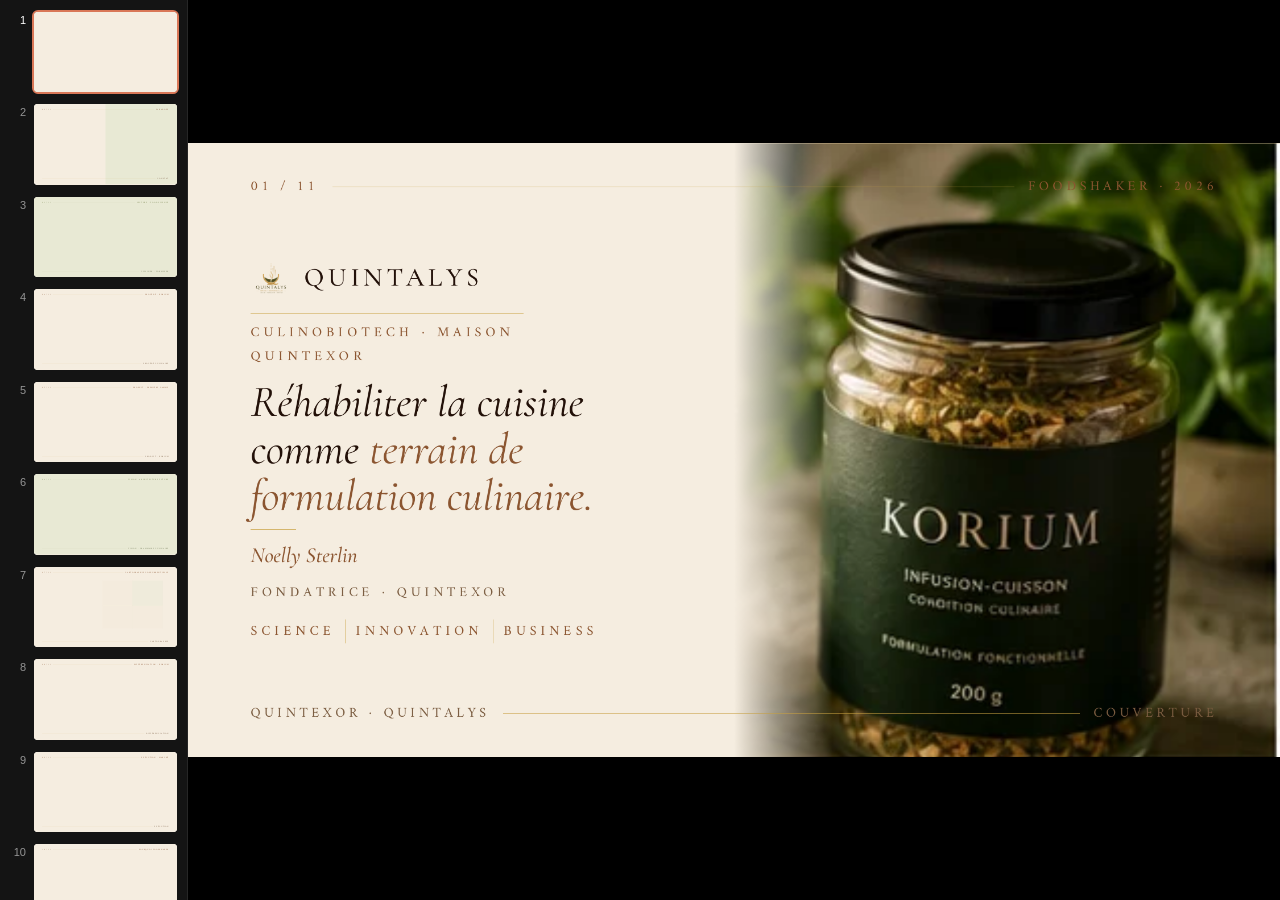
<file: index.html>
<!DOCTYPE html>
<html lang="fr">
<head>
<meta charset="utf-8" />
<meta name="viewport" content="width=device-width, initial-scale=1" />
<title>QUINTALYS · Foodshaker — Présentation v2</title>

<link rel="stylesheet" href="deck-styles-v2.css" />

<style>
  body { margin: 0; background: var(--ivory); }
</style>

<script type="application/json" id="speaker-notes">
[
  "Bonjour. Je suis Noelly Sterlin, fondatrice de QUINTEXOR et porteuse de la marque QUINTALYS. Mon parcours est à l'interface entre les sciences du vivant et le management de l'innovation. Je suis diplômée en biologie moléculaire et cellulaire, avec une spécialisation en biologie cutanée, et j'ai progressivement orienté cette expertise vers les questions de nutrition, de formulation, et de développement de projets innovants. Aujourd'hui, je développe QUINTEXOR comme une approche de formulation culinaire fonctionnelle. QUINTALYS en constitue la première traduction alimentaire grand public, et à travers une première gamme appelée KORIUM, le projet explore une idée simple : comment réintégrer une logique fonctionnelle directement dans le repas — non pas sous forme de supplémentation, mais à travers des condiments pensés pour la cuisson et les usages réels de cuisine.",
  "Depuis plusieurs années, on observe un intérêt croissant pour les approches nutritionnelles dites fonctionnelles. Cette recherche s'est notamment traduite par une forte progression des compléments alimentaires. Pourtant, cette dynamique révèle un paradoxe. La fonctionnalité s'est déplacée hors du repas, dans une routine parallèle de gélules et de poudres. En parallèle, la diversité alimentaire reste difficile à traduire dans la cuisine du quotidien. Le problème n'est pas seulement nutritionnel. Il est aussi culinaire.",
  "La valeur d'un repas ne dépend pas uniquement des ingrédients qu'il contient. Dès que nous cuisinons, plusieurs paramètres entrent en jeu : la chaleur, l'eau, les associations, et la matrice de l'aliment. La littérature en food science montre que ces paramètres influencent la stabilité, la diffusion et la perception des composés. Cuisiner devient un espace de formulation culinaire.",
  "Cette lecture trouve une traduction concrète avec KORIUM. Plutôt qu'ajouter un condiment après préparation, KORIUM accompagne certaines cuissons — notamment par absorption. La formulation est intégrée dans l'eau de cuisson, qui devient un milieu de diffusion. Dans des contextes comme le riz, les céréales, ou les légumineuses préparées sans égouttage, le condiment ne reste plus en surface : il accompagne l'imprégnation aromatique et la cohérence sensorielle du plat.",
  "KORIUM est la première gamme développée sous QUINTALYS. Un pot de 200g commercialisé autour de 24,90€ TTC, soit douze à seize préparations — environ 1,50 à 2€ par plat. Cible : profils actifs, flexitariens, food-curieux, recherchant simplicité et facilité d'usage.",
  "KORIUM n'est qu'une première porte. La vision de QUINTALYS est de construire une grammaire culinaire complète : chaque gamme répond à un geste de transformation. KORIUM pour l'infusion-cuisson, SOLVAE pour la cuisson liquide, VELIOR pour la diffusion sèche, AURIAE pour les sauces, NERUM pour la fermentation. Foodshaker, puis le lancement D2C, puis la structuration en SASU avec i-Lab, et à terme une enseigne propre.",
  "Pour comprendre l'environnement concurrentiel de KORIUM, deux axes : le moment d'ajout (post-préparation → cuisson intégrée) et la posture (agrémentation simple → formulation contextualisée). Le territoire est fragmenté. Personne n'occupe aujourd'hui le quadrant haut-droit — cuisson intégrée et formulation culinaire contextualisée.",
  "Trois briques différencient KORIUM : la cuisson intégrée comme moment d'action ; une lecture matrice et procédé qui dépasse la simple liste d'ingrédients ; et une pédagogie scientifique exprimée sans allégation santé.",
  "Au-delà du produit, KORIUM s'inscrit à l'intersection de deux dynamiques installées : l'alimentation fonctionnelle en croissance, et les condiments ancrés dans le quotidien. L'objectif n'est pas d'ajouter une routine, mais de rendre plus simple un geste qui existe déjà : cuisiner.",
  "Aujourd'hui, la logique scientifique et stratégique est structurée. Trois chantiers prioritaires pour Foodshaker : formulation, food business, structuration. Moins un point de départ qu'un accélérateur.",
  "Avec QUINTALYS et KORIUM, l'ambition n'est pas de médicaliser l'assiette. C'est de réhabiliter la cuisine comme un espace pensé autour des interactions culinaires du repas — un geste simple, documenté, et intégré au quotidien. Merci."
]
</script>
</head>

<body>

<template id="__bundler_thumbnail" data-bg-color="#F5EDE0">
  <svg viewBox="0 0 200 200" xmlns="http://www.w3.org/2000/svg">
    <!-- ascending dot plume -->
    <g fill="#C8A040">
      <circle cx="100" cy="60" r="2.6"/>
      <circle cx="100" cy="70" r="2.4"/>
      <circle cx="100" cy="80" r="2.2"/>
      <circle cx="100" cy="90" r="2"/>
    </g>
    <!-- flame strokes -->
    <g stroke="#C8A040" stroke-width="2" stroke-linecap="round" fill="none">
      <line x1="108" y1="78" x2="108" y2="108"/>
      <line x1="116" y1="86" x2="116" y2="108"/>
    </g>
    <!-- flame curl -->
    <path d="M100 96 C 95 104, 95 112, 100 118 C 105 112, 105 104, 100 96 Z" fill="#C8A040"/>
    <!-- bowl (olive leaves inside copper arc) -->
    <path d="M65 118 Q 100 158 135 118 Q 132 140 100 148 Q 68 140 65 118 Z" fill="#3C4820"/>
    <path d="M55 115 Q 100 168 145 115" fill="none" stroke="#C8A040" stroke-width="3.5" stroke-linecap="round"/>
    <!-- foot -->
    <line x1="92" y1="160" x2="108" y2="160" stroke="#C8A040" stroke-width="3" stroke-linecap="round"/>
  </svg>
</template>

<deck-stage width="1920" height="1080">

  <!-- ============================================================
       01 · COUVERTURE
       ============================================================ -->
  <section class="s1v2 theme-ivory" data-screen-label="slide-01" data-label="01 Couverture">

    <div class="hero">
      <image-slot id="cover-hero"
                  shape="rect" fit="cover"
                  placeholder="Photo hero — ingrédients secs, épices, ambiance culinaire chaleureuse"
                  class="reveal r-zoom slower drift"></image-slot>
    </div>

    <div class="chrome-top">
      <span class="num reveal r-fade d-1">01 / 11</span>
      <span class="filet reveal r-fade d-1"></span>
      <span class="brand reveal r-fade d-1">Foodshaker · 2026</span>
    </div>

    <div class="panel">
      <div class="top-lockup">
        <div class="mark-row reveal r-fade d-2">
          <div class="mark"></div>
          <div class="wordmark">QUINTALYS</div>
        </div>
        <div class="tag reveal r-fade d-3">Culinobiotech · Maison Quintexor</div>
      </div>

      <h1 class="baseline reveal d-4">
        Réhabiliter la cuisine<br>comme <em>terrain de formulation culinaire.</em>
      </h1>

      <div class="signature reveal d-6">
        <div class="sig-rule"></div>
        <div class="sig-name">Noelly Sterlin</div>
        <div class="sig-role">Fondatrice · Quintexor</div>
        <div class="triad">
          <span>Science</span>
          <span>Innovation</span>
          <span>Business</span>
        </div>
      </div>
    </div>

    <div class="chrome-bottom">
      <span class="reveal r-fade d-7">Quintexor · Quintalys</span>
      <span class="filet reveal r-fade d-7"></span>
      <span class="right reveal r-fade d-7">Couverture</span>
    </div>
  </section>


  <!-- ============================================================
       02 · PARADOXE — split ivoire / sauge
       ============================================================ -->
  <section class="s2v2 theme-ivory" data-screen-label="slide-02" data-label="02 Paradoxe">

    <div class="half l">
      <div class="photo reveal r-fade slow d-1">
        <image-slot id="paradox-left" fit="cover"
                    placeholder="Gélules, poudres, routine de supplémentation — ambiance routine"></image-slot>
      </div>
      <div class="tag reveal r-up d-2">Hors du repas</div>
      <p class="label reveal r-up d-3">Une routine parallèle.</p>
      <div class="micro reveal r-up d-4">Gélules · Poudres · Actifs isolés</div>
    </div>

    <div class="half r">
      <div class="photo reveal r-fade slow d-1">
        <image-slot id="paradox-right" fit="cover"
                    placeholder="Légumineuses, céréales, matrices végétales — ingrédients bruts"></image-slot>
      </div>
      <div class="tag reveal r-up d-2">Dans le repas</div>
      <p class="label reveal r-up d-3">Une diversité difficile à traduire.</p>
      <div class="micro reveal r-up d-4">Légumineuses · Céréales · Matrices végétales</div>
    </div>

    <div class="center-q build-hold" data-build-step="1">
      <div class="q-eye">Constat</div>
      <div class="q">Et si le problème n'était pas seulement <em>nutritionnel</em>,<br>mais aussi <em>culinaire</em> ?</div>
    </div>

    <div class="chrome-top">
      <span class="num">02 / 11</span>
      <span class="filet"></span>
      <span class="brand">Paradoxe</span>
    </div>
    <div class="chrome-bottom">
      <span class="filet"></span>
      <span class="right">Constat</span>
    </div>
  </section>


  <!-- ============================================================
       03 · CUISINE = FORMULATION — schéma culinaire (sauge)
       ============================================================ -->
  <section class="s3v2 theme-ingredient" data-screen-label="slide-03" data-label="03 Cuisine = formulation">

    <div class="chrome-top">
      <span class="num">03 / 11</span>
      <span class="filet"></span>
      <span class="brand">Lecture · Food science</span>
    </div>

    <div class="body-wrap">
      <div class="left">
        <p class="eyebrow reveal r-fade d-1">Mécanisme</p>
        <h2 class="title reveal d-2">La cuisson<br>n'est <em>pas neutre.</em></h2>
        <p class="lede reveal d-3">
          Eau, chaleur, ingrédients, matrice : ces quatre paramètres se croisent à chaque préparation. Leur combinaison conditionne la <b>diffusion</b>, l'<b>imprégnation</b> et la <b>rétention</b> des composés présents dans l'aliment.
        </p>
        <p class="lede reveal d-4" style="font-style: italic; font-size: calc(22px * var(--base-scale)); border-top: 1px solid var(--gold); padding-top: 18px; max-width: 460px;">
          Cuisiner, ce n'est pas seulement assembler. C'est aussi formuler.
        </p>
      </div>

      <div class="schema reveal r-zin slow d-3">
        <svg viewBox="0 0 900 760" preserveAspectRatio="xMidYMid meet">
          <!-- rings centered at 450,380 -->
          <circle class="ring" cx="450" cy="380" r="270"/>
          <circle class="ring dotted" cx="450" cy="380" r="190"/>

          <!-- central matrice -->
          <circle class="center-circle" cx="450" cy="380" r="120"/>
          <text class="center-sub" x="450" y="352">Matrice</text>
          <text class="center-name" x="450" y="405">végétale</text>

          <!-- diagonal connectors to each corner label -->
          <line class="filet" x1="365" y1="295" x2="285" y2="215"/>
          <line class="filet" x1="535" y1="295" x2="615" y2="215"/>
          <line class="filet" x1="365" y1="465" x2="285" y2="545"/>
          <line class="filet" x1="535" y1="465" x2="615" y2="545"/>

          <!-- Eau (haut gauche) -->
          <g>
            <text class="label-tag" x="40" y="140">Eau</text>
            <text class="label-name" x="40" y="200">L'eau</text>
            <text class="label-note" x="40" y="238">solvant, milieu d'imprégnation</text>
          </g>

          <!-- Chaleur (haut droite) -->
          <g>
            <text class="label-tag" x="860" y="140" text-anchor="end">Chaleur</text>
            <text class="label-name" x="860" y="200" text-anchor="end">La chaleur</text>
            <text class="label-note" x="860" y="238" text-anchor="end">stabilité, vapeur, diffusion</text>
          </g>

          <!-- Ingrédients (bas gauche) -->
          <g>
            <text class="label-tag" x="40" y="570">Ingrédients</text>
            <text class="label-name" x="40" y="630">Aromates &amp; cofacteurs</text>
            <text class="label-note" x="40" y="668">épices, racines, fermentés</text>
          </g>

          <!-- Procédé (bas droite) -->
          <g>
            <text class="label-tag" x="860" y="570" text-anchor="end">Procédé</text>
            <text class="label-name" x="860" y="630" text-anchor="end">Le procédé</text>
            <text class="label-note" x="860" y="668" text-anchor="end">cuisson par absorption</text>
          </g>
        </svg>
      </div>
    </div>

    <div class="chrome-bottom">
      <span class="filet"></span>
      <span class="right">Cuisiner · Formuler</span>
    </div>
  </section>


  <!-- ============================================================
       04 · INFUSION-CUISSON — 3 photo-steps
       ============================================================ -->
  <section class="s4v2 theme-ivory" data-screen-label="slide-04" data-label="04 Infusion-cuisson">

    <div class="chrome-top">
      <span class="num">04 / 11</span>
      <span class="filet"></span>
      <span class="brand">Procédé · KORIUM</span>
    </div>

    <div class="body-wrap">
      <div class="head">
        <p class="eyebrow reveal r-fade d-1">Geste culinaire</p>
        <h2 class="title reveal d-2">Infuser. Cuire. <em>Agrémenter.</em></h2>
        <p class="lede reveal d-3">
          Plutôt qu'ajouter un condiment après préparation, KORIUM se place <b>dans l'eau de cuisson</b>. Il accompagne la matrice pendant tout le procédé.
        </p>
      </div>

      <div class="flow">
        <div class="step reveal r-up d-4">
          <div class="photo">
            <image-slot id="step-eau" shape="rect" fit="cover"
                        placeholder="Casserole, eau frémissante, poudre KORIUM versée"></image-slot>
          </div>
          <div class="caption">
            <div class="num">Étape · 01</div>
            <div class="name">L'eau de cuisson</div>
            <div class="note">KORIUM est ajouté dans l'eau, en amont — sans égouttage.</div>
          </div>
        </div>

        <div class="arrow reveal r-fade d-5">→</div>

        <div class="step reveal r-up d-5">
          <div class="photo">
            <image-slot id="step-infusion" shape="rect" fit="cover"
                        placeholder="Vapeur, diffusion, riz qui absorbe"></image-slot>
          </div>
          <div class="caption">
            <div class="num">Étape · 02</div>
            <div class="name">Le milieu de diffusion</div>
            <div class="note">Aromates, matrices et cofacteurs interagissent avec l'aliment pendant la cuisson.</div>
          </div>
        </div>

        <div class="arrow reveal r-fade d-6">→</div>

        <div class="step reveal r-up d-6">
          <div class="photo">
            <image-slot id="step-matrice" shape="rect" fit="cover"
                        placeholder="Plat fini : riz / légumineuses agrémentés, dressage sobre"></image-slot>
          </div>
          <div class="caption">
            <div class="num">Étape · 03</div>
            <div class="name">L'imprégnation</div>
            <div class="note">Le condiment accompagne la cohérence sensorielle, en profondeur du plat.</div>
          </div>
        </div>
      </div>
    </div>

    <div class="chrome-bottom">
      <span class="filet"></span>
      <span class="right">Procédé culinaire</span>
    </div>
  </section>


  <!-- ============================================================
       05 · KORIUM — produit + usage (ivoire)
       ============================================================ -->
  <section class="s5v2 theme-ivory" data-screen-label="slide-05" data-label="05 KORIUM produit">

    <div class="chrome-top">
      <span class="num">05 / 11</span>
      <span class="filet"></span>
      <span class="brand">Produit · Première gamme</span>
    </div>

    <div class="body-wrap">
      <div class="left">
        <p class="eyebrow reveal r-fade d-1">Première gamme · QUINTALYS</p>
        <h1 class="product-name reveal d-2">KORIUM</h1>
        <p class="product-lede reveal d-3">
          Formulations sèches — épices, aromates, matrices végétales, cofacteurs culinaires. Quatre à sept ingrédients par référence, pensées pour l'<b>infusion-cuisson</b>.
        </p>

        <div class="facts">
          <div class="fact reveal r-up d-4">
            <div class="k">Format</div>
            <div class="v">200<span class="u"> g</span></div>
            <div class="note">Pot premier lancement.</div>
          </div>
          <div class="fact reveal r-up d-5">
            <div class="k">Prix TTC</div>
            <div class="v">24,90<span class="u"> €</span></div>
            <div class="note">Premium, accessible à l'usage récurrent.</div>
          </div>
          <div class="fact reveal r-up d-6">
            <div class="k">€ / plat</div>
            <div class="v">1,50<span class="u"> –</span>2</div>
            <div class="note">Sur 12 à 16 préparations.</div>
          </div>
        </div>

        <div class="audience reveal r-fade d-7">
          <span class="label">Cible</span>
          <div class="tags">
            <span>Actifs</span><span>Flexitariens</span><span>Food-curieux</span>
          </div>
        </div>
      </div>

      <div class="packshot reveal r-zoom slow d-2">
        <image-slot id="korium-packshot" shape="rect" fit="cover"
                    placeholder="Packshot KORIUM — pot 200g, étiquette sobre, granulométrie visible. Bois clair / lin."></image-slot>
      </div>
    </div>

    <div class="chrome-bottom">
      <span class="filet"></span>
      <span class="right">Produit · KORIUM</span>
    </div>
  </section>


  <!-- ============================================================
       06 · VISION — GRAMMAIRE CULINAIRE (sauge)
       ============================================================ -->
  <section class="s6v2 theme-ingredient" data-screen-label="slide-06" data-label="06 Vision">

    <div class="chrome-top">
      <span class="num">06 / 11</span>
      <span class="filet"></span>
      <span class="brand">Vision · Architecture future</span>
    </div>

    <div class="body-wrap">
      <div class="head">
        <p class="eyebrow reveal r-fade d-1">Vision</p>
        <h2 class="title reveal d-2">Une <em>grammaire culinaire.</em></h2>
        <p class="lede reveal d-3">
          Chaque gamme répond à un moment de transformation culinaire — KORIUM n'en est que la première porte.
        </p>
      </div>

      <div class="gammes">
        <div class="gamme is-active reveal r-up d-4">
          <span class="badge">Lancement</span>
          <div class="name">KORIUM</div>
          <div class="phrase">L'eau<br>transforme</div>
          <div class="descr">Infusion-cuisson</div>
        </div>
        <div class="gamme reveal r-up d-5">
          <div class="name">SOLVAE</div>
          <div class="phrase">Le liquide<br>extrait</div>
          <div class="descr">Cuisson liquide</div>
        </div>
        <div class="gamme reveal r-up d-6">
          <div class="name">VELIOR</div>
          <div class="phrase">La poudre<br>révèle</div>
          <div class="descr">Diffusion sèche</div>
        </div>
        <div class="gamme reveal r-up d-7">
          <div class="name">AURIAE</div>
          <div class="phrase">L'émulsion<br>diffuse</div>
          <div class="descr">Sauces</div>
        </div>
        <div class="gamme reveal r-up d-8">
          <div class="name">NERUM</div>
          <div class="phrase">Le vivant<br>mature</div>
          <div class="descr">Fermentation</div>
        </div>
      </div>

      <div class="roadmap reveal r-fade d-9">
        <div class="steps">
          <div class="step-r">
            <div class="dot"></div>
            <div class="lbl">Foodshaker</div>
            <div class="when">S2 2026</div>
          </div>
          <div class="step-r future">
            <div class="dot"></div>
            <div class="lbl">Lancement D2C</div>
            <div class="when">S1 2027</div>
          </div>
          <div class="step-r future">
            <div class="dot"></div>
            <div class="lbl">SASU + i-Lab</div>
            <div class="when">T2 2027</div>
          </div>
          <div class="step-r future">
            <div class="dot"></div>
            <div class="lbl">Enseigne</div>
            <div class="when">2028 +</div>
          </div>
        </div>
      </div>
    </div>

    <div class="chrome-bottom">
      <span class="filet"></span>
      <span class="right">Vision · Grammaire culinaire</span>
    </div>
  </section>


  <!-- ============================================================
       07 · CARTOGRAPHIE — vraie matrice X/Y
       ============================================================ -->
  <section class="s7v2 theme-ivory" data-screen-label="slide-07" data-label="07 Cartographie">

    <div class="chrome-top">
      <span class="num">07 / 11</span>
      <span class="filet"></span>
      <span class="brand">Cartographie concurrentielle</span>
    </div>

    <div class="body-wrap">
      <div class="left">
        <p class="eyebrow reveal r-fade d-1">Cartographie</p>
        <h2 class="title reveal d-2">Qu'ajoute-t-on<br>déjà au repas ?</h2>
        <p class="lede reveal d-3">
          Deux questions structurent le marché :<br>
          <b>quand</b> le produit intervient, <b>comment</b> il est pensé.<br>
          Croisées, elles dessinent quatre archétypes — et un territoire peu occupé.
        </p>
        <p class="takeaway reveal d-8">
          Aucun acteur ne combine aujourd'hui<br>
          <b>cuisson intégrée</b> et <b>formulation contextualisée</b>.
        </p>
      </div>

      <div class="matrix">
        <svg viewBox="0 0 1100 880" preserveAspectRatio="xMidYMid meet">

          <!-- Quadrant subtle backgrounds -->
          <rect class="quad-bg" x="100" y="40" width="450" height="380"/>
          <rect class="quad-korium" x="550" y="40" width="460" height="380"/>
          <rect class="quad-bg" x="100" y="420" width="450" height="340"/>
          <rect class="quad-bg" x="550" y="420" width="460" height="340"/>

          <!-- mid-line ticks -->
          <line class="axis-tick" x1="550" y1="40" x2="550" y2="760"/>
          <line class="axis-tick" x1="100" y1="420" x2="1010" y2="420"/>

          <!-- main axes -->
          <g class="reveal r-fade d-2">
            <line class="axis" x1="100" y1="760" x2="1040" y2="760"/>
            <line class="axis" x1="100" y1="760" x2="100" y2="20"/>
            <path class="axis-arrow" d="M1040 760 l-14 -6 l0 12 z"/>
            <path class="axis-arrow" d="M100 20 l-6 12 l12 0 z"/>

            <!-- X axis — extrémités + titre -->
            <text class="axis-end" x="115" y="790" text-anchor="start">Après cuisson</text>
            <text class="axis-end" x="1030" y="790" text-anchor="end">Pendant cuisson</text>
            <text class="axis-title" x="555" y="830" text-anchor="middle">Moment d'intervention</text>

            <!-- Y axis — extrémités + titre -->
            <text class="axis-end" x="85" y="755" text-anchor="end">Aromatique</text>
            <text class="axis-end" x="85" y="35" text-anchor="end">Fonctionnel</text>
            <text class="axis-title" x="50" y="400" text-anchor="middle" transform="rotate(-90 50 400)">Logique produit</text>
          </g>

          <!-- Quadrant archetypes (orthogonaux aux axes) -->
          <g class="reveal r-fade d-3">
            <text class="quadrant" x="135" y="80" text-anchor="start">Routines isolées</text>
            <text class="quadrant" x="980" y="80" text-anchor="end">Cuisson formulée</text>
            <text class="quadrant" x="135" y="460" text-anchor="start">Aromates</text>
            <text class="quadrant" x="980" y="460" text-anchor="end">Bases &amp; kits</text>
          </g>

          <!-- TL : Routines isolées -->
          <g class="reveal r-fade d-4">
            <circle class="dot muted" cx="185" cy="170" r="6"/>
            <text class="dot-lbl" x="200" y="176">ZOE</text>
            <circle class="dot muted" cx="290" cy="220" r="6"/>
            <text class="dot-lbl" x="305" y="226">Viome</text>
            <circle class="dot muted" cx="225" cy="300" r="6"/>
            <text class="dot-lbl" x="240" y="306">Feed.</text>
            <circle class="dot muted" cx="370" cy="260" r="6"/>
            <text class="dot-lbl" x="385" y="266">Greens blends</text>
          </g>

          <!-- BL : Aromates traditionnels -->
          <g class="reveal r-fade d-5">
            <circle class="dot" cx="180" cy="540" r="6"/>
            <text class="dot-lbl" x="195" y="546">Gomasio</text>
            <circle class="dot" cx="280" cy="610" r="6"/>
            <text class="dot-lbl" x="295" y="616">Furikaké</text>
            <circle class="dot" cx="360" cy="685" r="6"/>
            <text class="dot-lbl" x="375" y="691">Mélanges d'épices</text>
          </g>

          <!-- BR : Bases prêtes-à-cuire -->
          <g class="reveal r-fade d-6">
            <circle class="dot" cx="660" cy="540" r="6"/>
            <text class="dot-lbl" x="675" y="546">Bases déshydratées</text>
            <circle class="dot" cx="760" cy="610" r="6"/>
            <text class="dot-lbl" x="775" y="616">One-pot · kits</text>
            <circle class="dot" cx="850" cy="685" r="6"/>
            <text class="dot-lbl" x="865" y="691">Levures nutritionnelles</text>
          </g>

          <!-- TR : Cuisson formulée — territoire QUINTALYS -->
          <g class="reveal r-fade d-7">
            <circle class="dot" cx="600" cy="320" r="6"/>
            <text class="dot-lbl" x="615" y="326">Khalo</text>
            <circle class="dot" cx="660" cy="360" r="6"/>
            <text class="dot-lbl" x="675" y="366">Co.Cook</text>
            <circle class="dot" cx="590" cy="400" r="6"/>
            <text class="dot-lbl" x="605" y="406">B2B formulatoire</text>
          </g>

          <!-- QUINTALYS · marqueur dominant dans le quadrant cible -->
          <g class="reveal r-zin slow d-9">
            <circle class="korium-aura" cx="870" cy="190" r="108"/>
            <circle class="korium-ring" cx="870" cy="190" r="86" stroke-dasharray="3 6"/>
            <image href="assets/quintalys-glyph.png"
                   x="804" y="120" width="132" height="76"
                   preserveAspectRatio="xMidYMid meet"/>
            <text class="korium-lbl" x="870" y="232" text-anchor="middle">QUINTALYS</text>
            <text class="korium-sub" x="870" y="268" text-anchor="middle">· KORIUM ·</text>
          </g>
        </svg>
      </div>
    </div>

    <div class="chrome-bottom">
      <span class="filet"></span>
      <span class="right">Cartographie</span>
    </div>
  </section>


  <!-- ============================================================
       08 · POURQUOI KORIUM EST DIFFÉRENT
       ============================================================ -->
  <section class="s8v2 theme-ivory" data-screen-label="slide-08" data-label="08 Différenciation">

    <div class="chrome-top">
      <span class="num">08 / 11</span>
      <span class="filet"></span>
      <span class="brand">Différenciation · KORIUM</span>
    </div>

    <div class="body-wrap">
      <div class="head">
        <p class="eyebrow reveal r-fade d-1">Pourquoi KORIUM</p>
        <h2 class="title reveal d-2">Trois <em>briques</em><br>qu'aucun acteur ne combine.</h2>
      </div>

      <div class="bricks">
        <div class="brick reveal r-up d-3">
          <div class="num">01</div>
          <svg class="icon" viewBox="0 0 24 24" aria-hidden="true">
            <path d="M7 2v6"/>
            <path d="M17 2v6"/>
            <path d="M5 8h14"/>
            <path d="M6 8c0 5 2 6 2 10s-2 4-2 4h12c0 0-2 0-2-4s2-5 2-10"/>
            <path d="M9 14c1 0 1-1 2-1s1 1 2 1 1-1 2-1"/>
          </svg>
          <div class="name">Cuisson intégrée</div>
          <p class="what">Le condiment agit <b>pendant</b> la préparation, pas après. L'eau devient le milieu de diffusion.</p>
        </div>

        <div class="brick reveal r-up d-4">
          <div class="num">02</div>
          <svg class="icon" viewBox="0 0 24 24" aria-hidden="true">
            <circle cx="12" cy="12" r="9"/>
            <path d="M3 12h18"/>
            <path d="M12 3a14 14 0 0 1 0 18"/>
            <path d="M12 3a14 14 0 0 0 0 18"/>
          </svg>
          <div class="name">Lecture matrice + procédé</div>
          <p class="what">On formule pour un <b>contexte culinaire</b>, pas seulement pour une liste d'ingrédients.</p>
        </div>

        <div class="brick reveal r-up d-5">
          <div class="num">03</div>
          <svg class="icon" viewBox="0 0 24 24" aria-hidden="true">
            <path d="M4 19h16"/>
            <path d="M6 19v-8l3 3 3-6 3 4 3-3v10"/>
            <circle cx="7" cy="6" r="1.6"/>
            <circle cx="13" cy="5" r="1.6"/>
            <circle cx="18" cy="7" r="1.6"/>
          </svg>
          <div class="name">Pédagogie scientifique</div>
          <p class="what">Une lecture <b>documentée</b> du repas, exprimée sans allégation santé.</p>
        </div>
      </div>

      <aside class="reglementaire reveal r-fade d-6" aria-label="Positionnement réglementaire">
        <span class="reg-label">Positionnement réglementaire</span>
        <span class="reg-filet"></span>
        <p class="reg-body">
          Denrée alimentaire <em>défendable</em> au sens du règlement <b>UE&nbsp;1169/2011</b>,
          en cohérence avec l'arrêt <b>CJUE&nbsp;C-386/23</b> du 30 avril 2025.
        </p>
      </aside>
    </div>

    <div class="chrome-bottom">
      <span class="filet"></span>
      <span class="right">Différenciation</span>
    </div>
  </section>


  <!-- ============================================================
       09 · EXÉCUTION + TRACTION
       ============================================================ -->
  <section class="s9v2 theme-ivory" data-screen-label="slide-09" data-label="09 Exécution">

    <div class="chrome-top">
      <span class="num">09 / 11</span>
      <span class="filet"></span>
      <span class="brand">Exécution · Marché</span>
    </div>

    <div class="body-wrap">
      <div class="head">
        <p class="eyebrow reveal r-fade d-1">Exécution</p>
        <h2 class="title reveal d-2">À l'intersection de <em>deux territoires installés.</em></h2>
        <p class="lede reveal d-3">
          Pas une nouvelle routine — un geste déjà connu, simplifié et redocumenté.
        </p>
      </div>

      <div class="cards">
        <div class="card reveal r-up d-4">
          <div class="tag">Marché</div>
          <div class="h">Deux dynamiques convergentes</div>
          <p class="p">Alimentation fonctionnelle en croissance soutenue en Europe + condiments profondément installés dans les habitudes quotidiennes.</p>
          <div class="figure">2<span class="u">Dynamiques de marché</span></div>
        </div>
        <div class="card reveal r-up d-5">
          <div class="tag">Cible</div>
          <div class="h">Trois profils prioritaires</div>
          <p class="p">Consommateurs actifs, flexitariens, food-curieux. Sensibles à la qualité, mais recherchant simplicité d'usage.</p>
          <div class="figure">3<span class="u">Profils prioritaires</span></div>
        </div>
        <div class="card reveal r-up d-6">
          <div class="tag">Usage</div>
          <div class="h">Un coût d'usage quotidien</div>
          <p class="p">200&nbsp;g pour 12 à 16 préparations. Une logique premium, mais répartie sur le geste répété.</p>
          <div class="figure">1,50 – 2 €<span class="u">par plat</span></div>
        </div>
      </div>
    </div>

    <div class="chrome-bottom">
      <span class="filet"></span>
      <span class="right">Exécution</span>
    </div>
  </section>


  <!-- ============================================================
       10 · POURQUOI FOODSHAKER
       ============================================================ -->
  <section class="s10v2 theme-ivory" data-screen-label="slide-10" data-label="10 Foodshaker">

    <div class="chrome-top">
      <span class="num">10 / 11</span>
      <span class="filet"></span>
      <span class="brand">Pourquoi Foodshaker</span>
    </div>

    <div class="body-wrap">
      <div class="head">
        <p class="eyebrow reveal r-fade d-1">Accélération</p>
        <h2 class="title reveal d-2">Trois <em>chantiers</em> prioritaires.</h2>
        <p class="lede reveal d-3">
          La logique scientifique et stratégique est structurée. L'enjeu : transformer cette approche en <b>produit alimentaire maîtrisé, et testable</b>.
        </p>
      </div>

      <div class="pillars">
        <div class="pillar reveal r-up d-4">
          <svg class="icon" viewBox="0 0 24 24" aria-hidden="true">
            <path d="M9 3h6"/>
            <path d="M10 3v6L4.2 19a2 2 0 0 0 1.7 3h12.2a2 2 0 0 0 1.7-3L14 9V3"/>
            <path d="M6.5 14h11"/>
          </svg>
          <div class="num">Pilier · 01</div>
          <div class="name">Formulation</div>
          <p class="what">Stabilité, granulométrie, comportement en infusion-cuisson, qualité alimentaire.</p>
        </div>
        <div class="pillar reveal r-up d-5">
          <svg class="icon" viewBox="0 0 24 24" aria-hidden="true">
            <path d="M3 3v18h18"/>
            <path d="M7 14l4-4 4 4 6-6"/>
            <path d="M16 8h5v5"/>
          </svg>
          <div class="num">Pilier · 02</div>
          <div class="name">Food business</div>
          <p class="what">Sourcing, panels consommateurs, intégration dans l'écosystème agroalimentaire.</p>
        </div>
        <div class="pillar reveal r-up d-6">
          <svg class="icon" viewBox="0 0 24 24" aria-hidden="true">
            <path d="M12 2l8 4v6c0 5-3.5 9-8 10-4.5-1-8-5-8-10V6z"/>
            <path d="M9 12l2 2 4-4"/>
          </svg>
          <div class="num">Pilier · 03</div>
          <div class="name">Structuration</div>
          <p class="what">Sécuriser la trajectoire entrepreneuriale. Transformer la différenciation en offre commercialisable.</p>
        </div>
      </div>

      <p class="closing reveal d-8">
        Foodshaker — moins un point de départ qu'un <b>accélérateur</b> adapté à la phase actuelle du projet.
      </p>
    </div>

    <div class="chrome-bottom">
      <span class="filet"></span>
      <span class="right">Foodshaker</span>
    </div>
  </section>


  <!-- ============================================================
       11 · CLÔTURE (saumon clair, émotion)
       ============================================================ -->
  <section class="s11v2 theme-tips" data-screen-label="slide-11" data-label="11 Clôture">

    <div class="chrome-top">
      <span class="num reveal r-fade d-2">11 / 11</span>
      <span class="filet reveal r-fade d-2"></span>
      <span class="brand reveal r-fade d-2">Clôture · Merci</span>
    </div>

    <div class="closing">
      <div class="plume reveal r-fade d-3">
        <span class="dot"></span>
        <span class="dot"></span>
        <span class="dot"></span>
        <span class="dot"></span>
        <span class="dot"></span>
      </div>

      <p class="line reveal d-5">Des condiments pensés autour des interactions culinaires du repas 
un geste simple, documenté, intégré au quotidien.</p>

      <div class="sig reveal d-7">
        <div class="filet"></div>
        <div class="by">Une approche</div>
        <div class="mark"></div>
        <div class="small">Noelly Sterlin · Foodshaker · 2026</div>
      </div>
    </div>

    <div class="chrome-bottom">
      <span class="reveal r-fade d-9">Quintexor</span>
      <span class="filet reveal r-fade d-9"></span>
      <span class="right reveal r-fade d-9">Merci</span>
    </div>
  </section>

</deck-stage>

<!-- Scripts — single-file stable : web components vanilla uniquement -->
<script src="deck-stage.js"></script>
<script src="image-slot.js"></script>

<!-- Build steps : éléments .build-hold révélés au clic/touche, pas au changement de diapo -->
<script>
(() => {
  const stage = document.querySelector('deck-stage');
  if (!stage) return;

  let currentSlide = null;

  const pending = () => currentSlide
    ? [...currentSlide.querySelectorAll('.build-hold:not(.build-shown)')]
    : [];

  const advanceBuild = () => {
    const list = pending();
    if (!list.length) return false;
    list[0].classList.add('build-shown');
    return true;
  };

  stage.addEventListener('slidechange', (e) => {
    // Reset builds when entering a slide (so going back/forward replays cleanly)
    if (currentSlide) {
      currentSlide.querySelectorAll('.build-hold.build-shown')
        .forEach(el => el.classList.remove('build-shown'));
    }
    currentSlide = e.detail.slide || null;
    if (currentSlide) {
      currentSlide.querySelectorAll('.build-hold.build-shown')
        .forEach(el => el.classList.remove('build-shown'));
    }
  });

  // Keyboard : intercept advance keys when a build is pending on this slide
  window.addEventListener('keydown', (e) => {
    if (e.key !== 'ArrowRight' && e.key !== ' ' && e.key !== 'PageDown') return;
    if (e.target && /^(INPUT|TEXTAREA|SELECT)$/.test(e.target.tagName)) return;
    if (advanceBuild()) {
      e.stopImmediatePropagation();
      e.preventDefault();
    }
  }, true);

  // Click : same logic for tap-to-advance
  window.addEventListener('click', (e) => {
    if (!currentSlide) return;
    const path = e.composedPath();
    if (!path.includes(currentSlide)) return;
    // Don't swallow clicks on real interactive chrome
    if (path.some(n => n.tagName && /^(BUTTON|A|INPUT|SELECT|TEXTAREA|SUMMARY)$/.test(n.tagName))) return;
    if (advanceBuild()) {
      e.stopImmediatePropagation();
      e.preventDefault();
    }
  }, true);
})();
</script>

</body>
</html>
</file>
<file: deck-styles-v2.css>
/* =========================================================================
   QUINTALYS · Foodshaker v2 — édition culinaire premium
   Palette : ivoire (majoritaire) · sauge (food science) · cuivre clair (émotion)
   Aucun fond sombre, aucun bleu/violet, aucun cacao profond.
   Standard easing : cubic-bezier(0.22, 0.61, 0.36, 1)
   ========================================================================= */

@import url('./colors_and_type.css');

:root {
  --base-scale: 1;
  --ease: cubic-bezier(0.22, 0.61, 0.36, 1);

  /* === Échelle typographique (réduite et plus éditoriale) === */
  --type-eyebrow:   calc(24px * var(--base-scale));
  --type-meta:      calc(24px * var(--base-scale));
  --type-body:      calc(28px * var(--base-scale));
  --type-body-lg:   calc(34px * var(--base-scale));
  --type-subtitle:  calc(40px * var(--base-scale));
  --type-h2:        calc(68px * var(--base-scale));
  --type-h1:        calc(88px * var(--base-scale));
  --type-display:   calc(140px * var(--base-scale));
  --type-figure:    calc(150px * var(--base-scale));

  --pad-x: 110px;
  --pad-top: 100px;
  --pad-bottom: 100px;

  /* === Sauge — variante claire éditoriale (non saturée) === */
  --sage-bg:        #E8E9D4;   /* fond sauge clair, plus doux que ingredient-pale */
  --sage-soft:      #DDE0C2;
  --sage-deep:      #6F7C45;
  --sage-text:      #3C4820;   /* = ingredient-strong */

  /* === Saumon / cuivre clair — émotion / clôture === */
  --warm-bg:        #F2DCCD;   /* tips-pale réchauffé */
  --warm-soft:      #E8C9B4;
  --warm-deep:      #9A5848;   /* = tips-strong */
  --warm-text:      #4A2418;

  /* Accent gold — légèrement réduit pour rester éditorial */
  --filet-color:    color-mix(in oklab, var(--gold) 70%, transparent);
  --filet-soft:     color-mix(in oklab, var(--gold) 35%, transparent);
}

html, body {
  margin: 0; padding: 0;
  background: var(--ivory);
  font-family: var(--font-serif);
  color: var(--text-primary);
  -webkit-font-smoothing: antialiased;
  text-rendering: optimizeLegibility;
}

deck-stage:not(:defined) { visibility: hidden; }
deck-stage > section {
  background: var(--ivory);
  color: var(--text-primary);
  font-family: var(--font-serif);
  overflow: hidden;
  position: relative;
  transition: opacity 600ms var(--ease);
}

/* ----------------------------------------------------------------
   Themes — uniquement 3 univers
   ---------------------------------------------------------------- */
.theme-ivory {
  background: var(--ivory);
  color: var(--text-primary);
}
.theme-ingredient {
  background: var(--sage-bg);
  color: var(--sage-text);
}
.theme-tips {
  background: var(--warm-bg);
  color: var(--warm-text);
}

/* ----------------------------------------------------------------
   Reveal primitive
   ---------------------------------------------------------------- */
.reveal {
  opacity: 0;
  transform: translateY(20px);
  transition:
    opacity 700ms var(--ease),
    transform 700ms var(--ease),
    filter 700ms var(--ease);
}
.reveal.r-fade  { transform: none; }
.reveal.r-up    { transform: translateY(24px); }
.reveal.r-down  { transform: translateY(-18px); }
.reveal.r-left  { transform: translateX(-22px); }
.reveal.r-right { transform: translateX(22px); }
.reveal.r-zoom  { transform: scale(1.04); transform-origin: center; }
.reveal.r-zin   { transform: scale(0.94); transform-origin: center; }

[data-deck-active] .reveal {
  opacity: 1;
  transform: none;
  filter: none;
}

.reveal.d-1 { transition-delay: 100ms; }
.reveal.d-2 { transition-delay: 260ms; }
.reveal.d-3 { transition-delay: 420ms; }
.reveal.d-4 { transition-delay: 580ms; }
.reveal.d-5 { transition-delay: 740ms; }
.reveal.d-6 { transition-delay: 900ms; }
.reveal.d-7 { transition-delay: 1060ms; }
.reveal.d-8 { transition-delay: 1220ms; }
.reveal.d-9 { transition-delay: 1380ms; }

.reveal.slow   { transition-duration: 1200ms; }
.reveal.slower { transition-duration: 1700ms; }

/* ----------------------------------------------------------------
   Build steps — élément masqué jusqu'à un clic/flèche
   ---------------------------------------------------------------- */
.build-hold {
  opacity: 0;
  transform: scale(0.94);
  transition:
    opacity 600ms var(--ease),
    transform 600ms var(--ease);
  pointer-events: none;
}
.build-hold.build-shown {
  opacity: 1;
  transform: none;
  pointer-events: auto;
}
@media print {
  .build-hold { opacity: 1 !important; transform: none !important; }
}

@keyframes ambient-drift {
  0%   { transform: scale(1.02) translate(0, 0); }
  50%  { transform: scale(1.05) translate(-0.5%, -0.4%); }
  100% { transform: scale(1.02) translate(0, 0); }
}
.drift { animation: ambient-drift 16s ease-in-out infinite; }

/* ----------------------------------------------------------------
   Chrome — bandeaux haut/bas (très discret)
   ---------------------------------------------------------------- */
.chrome-top, .chrome-bottom {
  position: absolute;
  left: var(--pad-x); right: var(--pad-x);
  display: flex; align-items: center; gap: 24px;
  font-family: var(--font-accent);
  font-size: var(--type-meta);
  letter-spacing: 0.26em;
  text-transform: uppercase;
  color: var(--copper-logo);
  z-index: 5;
}
.chrome-top    { top: 56px; }
.chrome-bottom { bottom: 56px; color: var(--text-secondary); }
.chrome-top .num, .chrome-bottom .num,
.chrome-top .brand, .chrome-bottom .right { white-space: nowrap; }
.chrome-top .brand, .chrome-bottom .right { margin-left: auto; }
.chrome-top .filet, .chrome-bottom .filet {
  flex: 1; height: 1px; background: var(--filet-color);
}

.theme-ingredient .chrome-top { color: var(--sage-deep); }
.theme-ingredient .chrome-top .filet,
.theme-ingredient .chrome-bottom .filet { background: color-mix(in oklab, var(--sage-deep) 40%, transparent); }
.theme-ingredient .chrome-bottom { color: color-mix(in oklab, var(--sage-text) 70%, transparent); }

.theme-tips .chrome-top { color: var(--warm-deep); }
.theme-tips .chrome-top .filet,
.theme-tips .chrome-bottom .filet { background: color-mix(in oklab, var(--warm-deep) 40%, transparent); }
.theme-tips .chrome-bottom { color: color-mix(in oklab, var(--warm-text) 70%, transparent); }

/* ----------------------------------------------------------------
   Typographie utilitaire
   ---------------------------------------------------------------- */
.eyebrow {
  font-family: var(--font-accent);
  font-size: var(--type-eyebrow);
  letter-spacing: 0.28em;
  text-transform: uppercase;
  color: var(--copper-logo);
  margin: 0;
}
.theme-ingredient .eyebrow { color: var(--sage-deep); }
.theme-tips .eyebrow { color: var(--warm-deep); }

.title {
  font-family: var(--font-serif);
  font-weight: 500;
  font-size: var(--type-h1);
  line-height: 1.04;
  letter-spacing: -0.005em;
  color: var(--text-primary);
  margin: 0;
}
.title em { font-style: italic; font-weight: 400; color: var(--copper-logo); }
.theme-ingredient .title { color: var(--sage-text); }
.theme-ingredient .title em { color: var(--sage-deep); }
.theme-tips .title { color: var(--warm-text); }
.theme-tips .title em { color: var(--warm-deep); }

.lede {
  font-family: var(--font-serif);
  font-size: var(--type-body);
  line-height: 1.45;
  color: var(--text-primary);
  margin: 0;
  text-wrap: pretty;
}
.lede b { font-weight: 600; color: var(--copper-logo); }
.theme-ingredient .lede { color: color-mix(in oklab, var(--sage-text) 90%, transparent); }
.theme-ingredient .lede b { color: var(--sage-deep); }
.theme-tips .lede { color: var(--warm-text); }
.theme-tips .lede b { color: var(--warm-deep); }

/* image-slot defaults */
image-slot {
  display: block;
  background: color-mix(in oklab, var(--ivory) 75%, var(--copper-logo) 10%);
  border: 1px solid var(--filet-soft);
  --image-slot-placeholder-color: color-mix(in oklab, var(--copper-logo) 75%, transparent);
}
.theme-ingredient image-slot {
  background: color-mix(in oklab, var(--sage-bg) 78%, var(--sage-deep) 10%);
  border-color: color-mix(in oklab, var(--sage-deep) 30%, transparent);
}
.theme-tips image-slot {
  background: color-mix(in oklab, var(--warm-bg) 80%, var(--warm-deep) 10%);
  border-color: color-mix(in oklab, var(--warm-deep) 30%, transparent);
}

/* ================================================================
   SLIDE 1 — COUVERTURE
   ================================================================ */
.s1v2 { background: var(--ivory); }
.s1v2 .hero {
  position: absolute; inset: 0 0 0 50%;
}
.s1v2 .hero image-slot {
  width: 100%; height: 100%;
  --image-slot-placeholder-bg: linear-gradient(135deg, #c9b591 0%, #9a8259 50%, #6a4e2d 100%);
}
.s1v2 .hero::after {
  content: ""; position: absolute; inset: 0;
  background: linear-gradient(90deg, var(--ivory) 0%, rgba(245,237,224,0) 18%);
  pointer-events: none;
}

.s1v2 .panel {
  position: absolute;
  left: var(--pad-x); top: 200px; bottom: 200px;
  width: 820px; z-index: 3;
  display: flex; flex-direction: column; justify-content: space-between;
}

.s1v2 .top-lockup {
  display: flex; flex-direction: column; gap: 28px;
}
.s1v2 .mark-row {
  display: flex; align-items: center; gap: 22px;
}
.s1v2 .mark {
  width: 72px; height: 72px;
  background: url('assets/quintalys-logo-transparent.png') center/contain no-repeat;
}
.s1v2 .wordmark {
  font-family: var(--font-serif);
  font-weight: 500;
  font-size: calc(46px * var(--base-scale));
  letter-spacing: 0.16em;
  color: var(--structure-strong);
  line-height: 1;
}
.s1v2 .tag {
  font-family: var(--font-accent);
  font-size: var(--type-eyebrow);
  letter-spacing: 0.3em;
  text-transform: uppercase;
  color: var(--copper-logo);
  padding-top: 12px;
  border-top: 1px solid var(--gold);
  max-width: 480px;
}

.s1v2 .baseline {
  font-family: var(--font-serif);
  font-weight: 400;
  font-style: italic;
  font-size: calc(78px * var(--base-scale));
  line-height: 1.06;
  color: var(--structure-strong);
  max-width: 780px;
  margin: 0;
}
.s1v2 .baseline em {
  font-style: italic;
  color: var(--copper-logo);
}

.s1v2 .signature {
  display: flex; flex-direction: column; gap: 22px;
  max-width: 720px;
}
.s1v2 .sig-rule { width: 80px; height: 1px; background: var(--gold); }
.s1v2 .sig-name {
  font-family: var(--font-serif);
  font-style: italic;
  font-weight: 500;
  font-size: calc(38px * var(--base-scale));
  color: var(--copper-logo);
  margin: 0;
}
.s1v2 .sig-role {
  font-family: var(--font-accent);
  font-size: calc(24px * var(--base-scale));
  letter-spacing: 0.28em;
  text-transform: uppercase;
  color: var(--text-secondary);
}
.s1v2 .triad {
  display: flex; gap: 0;
  font-family: var(--font-accent);
  font-size: calc(24px * var(--base-scale));
  letter-spacing: 0.3em;
  text-transform: uppercase;
  color: var(--copper-logo);
  margin-top: 4px;
}
.s1v2 .triad span { padding: 0 18px; border-left: 1px solid var(--filet-color); }
.s1v2 .triad span:first-child { padding-left: 0; border-left: none; }


/* ================================================================
   SLIDE 2 — PARADOXE (split éditorial)
   ================================================================ */
.s2v2 {
  background: var(--ivory);
  display: grid; grid-template-columns: 1fr 1fr;
}
.s2v2 .half {
  position: relative;
  display: flex; flex-direction: column; justify-content: flex-end;
  padding: 160px 90px 160px;
}
.s2v2 .half.r { background: var(--sage-bg); }
.s2v2 .photo {
  position: relative;
  height: 380px;
  margin-bottom: 60px;
  overflow: hidden;
}
.s2v2 .photo image-slot { position: absolute; inset: 0; width: 100%; height: 100%; }
.s2v2 .half.l .photo image-slot { --image-slot-placeholder-bg: linear-gradient(180deg, #c4b89a 0%, #8c7553 60%, #5a4530 100%); }
.s2v2 .half.r .photo image-slot { --image-slot-placeholder-bg: linear-gradient(180deg, #b8c08c 0%, #6f7c45 60%, #3c4820 100%); }

.s2v2 .half .tag {
  font-family: var(--font-accent);
  font-size: var(--type-eyebrow);
  letter-spacing: 0.3em;
  text-transform: uppercase;
  color: var(--copper-logo);
  margin-bottom: 22px;
}
.s2v2 .half.r .tag { color: var(--sage-deep); }
.s2v2 .half .label {
  font-family: var(--font-serif);
  font-style: italic;
  font-weight: 400;
  font-size: calc(48px * var(--base-scale));
  line-height: 1.1;
  color: var(--structure-strong);
  margin: 0 0 18px;
  max-width: 540px;
}
.s2v2 .half.r .label { color: var(--sage-text); }
.s2v2 .half .micro {
  font-family: var(--font-accent);
  font-size: calc(24px * var(--base-scale));
  letter-spacing: 0.22em;
  text-transform: uppercase;
  color: var(--text-secondary);
}
.s2v2 .half.r .micro { color: color-mix(in oklab, var(--sage-text) 70%, transparent); }

.s2v2 .center-q {
  position: absolute;
  left: 50%; top: 50%;
  transform: translate(-50%, -50%);
  z-index: 5;
  background: var(--ivory);
  padding: 50px 70px;
  border: 1px solid var(--gold);
  box-shadow: 0 18px 50px rgba(34,16,8,0.15);
  text-align: center;
  max-width: 780px;
}
.s2v2 .center-q .q-eye {
  font-family: var(--font-accent);
  font-size: calc(24px * var(--base-scale));
  letter-spacing: 0.32em;
  text-transform: uppercase;
  color: var(--copper-logo);
  margin-bottom: 22px;
}
.s2v2 .center-q .q {
  font-family: var(--font-serif);
  font-style: italic;
  font-weight: 400;
  font-size: calc(44px * var(--base-scale));
  line-height: 1.18;
  color: var(--structure-strong);
}
.s2v2 .center-q .q em {
  font-style: italic;
  color: var(--copper-logo);
}


/* ================================================================
   SLIDE 3 — CUISINE = FORMULATION (schéma culinaire sur sauge)
   ================================================================ */
.s3v2 { background: var(--sage-bg); }
.s3v2 .body-wrap {
  position: absolute;
  inset: 140px var(--pad-x) 140px;
  display: grid;
  grid-template-columns: 460px 1fr;
  gap: 60px;
  align-items: center;
}
.s3v2 .left { display: flex; flex-direction: column; gap: 32px; }
.s3v2 .left .lede {
  color: color-mix(in oklab, var(--sage-text) 92%, transparent);
}
.s3v2 .left .lede b { color: var(--sage-deep); }

/* Schéma culinaire — eau + chaleur + matrice qui se croisent */
.s3v2 .schema {
  position: relative;
  width: 100%;
  max-width: 980px;
  aspect-ratio: 900 / 760;
  justify-self: center;
}
.s3v2 .schema svg { width: 100%; height: 100%; overflow: visible; }
.s3v2 .schema .ring { fill: none; stroke: var(--sage-deep); stroke-width: 1; }
.s3v2 .schema .ring.dotted { stroke-dasharray: 3 8; opacity: 0.45; }
.s3v2 .schema .filet { stroke: var(--gold); stroke-width: 1; opacity: 0.55; }
.s3v2 .schema .label-name {
  font-family: var(--font-serif);
  font-style: italic;
  font-weight: 500;
  font-size: 32px;
  fill: var(--sage-text);
}
.s3v2 .schema .label-note {
  font-family: var(--font-serif);
  font-size: 26px;
  fill: color-mix(in oklab, var(--sage-text) 70%, transparent);
}
.s3v2 .schema .label-tag {
  font-family: var(--font-accent);
  font-size: 24px;
  letter-spacing: 0.28em;
  fill: var(--copper-logo);
  text-transform: uppercase;
}
.s3v2 .schema .center-circle {
  fill: color-mix(in oklab, var(--sage-soft) 80%, transparent);
  stroke: var(--gold);
  stroke-width: 1;
}
.s3v2 .schema .center-name {
  font-family: var(--font-serif);
  font-style: italic;
  font-weight: 500;
  font-size: 36px;
  fill: var(--sage-deep);
  text-anchor: middle;
}
.s3v2 .schema .center-sub {
  font-family: var(--font-accent);
  font-size: 24px;
  letter-spacing: 0.3em;
  text-transform: uppercase;
  fill: var(--copper-logo);
  text-anchor: middle;
}
.s3v2 .schema .axis-label {
  font-family: var(--font-accent);
  font-size: 20px;
  letter-spacing: 0.28em;
  text-transform: uppercase;
  fill: var(--sage-deep);
}

/* ================================================================
   SLIDE 4 — INFUSION-CUISSON (3 photo-steps, ivoire)
   ================================================================ */
.s4v2 { background: var(--ivory); }
.s4v2 .body-wrap {
  position: absolute;
  inset: 140px var(--pad-x) 140px;
  display: flex; flex-direction: column; gap: 44px;
}
.s4v2 .head { display: flex; flex-direction: column; gap: 16px; }

.s4v2 .flow {
  display: grid;
  grid-template-columns: 1fr auto 1fr auto 1fr;
  gap: 18px;
  align-items: stretch;
  flex: 1;
}
.s4v2 .step {
  display: flex; flex-direction: column;
  background: color-mix(in oklab, var(--ivory) 85%, var(--gold-accent) 6%);
  border: 1px solid var(--filet-soft);
  overflow: hidden;
}
.s4v2 .step .photo {
  height: 320px;
  position: relative;
  background: color-mix(in oklab, var(--ivory) 80%, var(--copper-logo) 8%);
}
.s4v2 .step .photo image-slot { width: 100%; height: 100%; border: none; }
.s4v2 .step:nth-child(1) .photo image-slot { --image-slot-placeholder-bg: radial-gradient(circle at 40% 40%, #d8c8a6, #9a7e54 75%, #5a4530 100%); }
.s4v2 .step:nth-child(3) .photo image-slot { --image-slot-placeholder-bg: radial-gradient(circle at 50% 50%, #c8b890, #8a7242 75%, #4a3520 100%); }
.s4v2 .step:nth-child(5) .photo image-slot { --image-slot-placeholder-bg: radial-gradient(circle at 60% 60%, #d4c298, #94734a 75%, #5e4628 100%); }

.s4v2 .step .caption {
  padding: 28px 30px 32px;
  display: flex; flex-direction: column; gap: 12px;
}
.s4v2 .step .caption .num {
  font-family: var(--font-accent);
  font-size: var(--type-eyebrow);
  letter-spacing: 0.3em;
  color: var(--copper-logo);
}
.s4v2 .step .caption .name {
  font-family: var(--font-serif);
  font-style: italic;
  font-weight: 500;
  font-size: calc(36px * var(--base-scale));
  color: var(--structure-strong);
  line-height: 1.06;
}
.s4v2 .step .caption .note {
  font-family: var(--font-serif);
  font-size: calc(24px * var(--base-scale));
  line-height: 1.4;
  color: var(--text-primary);
}

.s4v2 .arrow {
  align-self: center;
  font-family: var(--font-accent);
  font-size: calc(42px * var(--base-scale));
  color: var(--copper-logo);
  font-weight: 300;
  letter-spacing: 0;
}

/* ================================================================
   SLIDE 5 — KORIUM PRODUIT + USAGE (ivoire, premium)
   ================================================================ */
.s5v2 { background: var(--ivory); }
.s5v2 .body-wrap {
  position: absolute;
  inset: 140px var(--pad-x) 140px;
  display: grid;
  grid-template-columns: 1fr 1fr;
  gap: 90px;
  align-items: center;
}
.s5v2 .left { display: flex; flex-direction: column; gap: 32px; }
.s5v2 .product-name {
  font-family: var(--font-serif);
  font-weight: 500;
  font-size: calc(150px * var(--base-scale));
  letter-spacing: 0.06em;
  color: var(--structure-strong);
  line-height: 0.95;
  margin: 0;
}
.s5v2 .product-name::after {
  content: "";
  display: block;
  width: 100px; height: 1px;
  background: var(--gold);
  margin-top: 18px;
}
.s5v2 .product-lede {
  font-family: var(--font-serif);
  font-style: italic;
  font-size: calc(30px * var(--base-scale));
  line-height: 1.35;
  color: var(--text-primary);
  max-width: 620px;
}

.s5v2 .facts {
  display: grid;
  grid-template-columns: repeat(3, 1fr);
  gap: 0;
  border-top: 1px solid var(--filet-color);
  border-bottom: 1px solid var(--filet-color);
  padding: 28px 0;
  margin-top: 12px;
}
.s5v2 .fact {
  padding: 0 26px;
  border-right: 1px solid var(--filet-soft);
}
.s5v2 .fact:first-child { padding-left: 0; }
.s5v2 .fact:last-child { padding-right: 0; border-right: none; }
.s5v2 .fact .k {
  font-family: var(--font-accent);
  font-size: calc(24px * var(--base-scale));
  letter-spacing: 0.26em;
  text-transform: uppercase;
  color: var(--copper-logo);
  margin-bottom: 10px;
}
.s5v2 .fact .v {
  font-family: var(--font-serif);
  font-weight: 500;
  font-size: calc(58px * var(--base-scale));
  color: var(--structure-strong);
  line-height: 1;
  letter-spacing: -0.01em;
}
.s5v2 .fact .v .u {
  font-size: calc(28px * var(--base-scale));
  color: var(--copper-logo);
  font-weight: 400;
}
.s5v2 .fact .note {
  font-family: var(--font-serif);
  font-style: italic;
  font-size: calc(24px * var(--base-scale));
  line-height: 1.35;
  color: var(--text-secondary);
  margin-top: 8px;
}

.s5v2 .audience {
  display: flex; align-items: baseline; gap: 22px;
  font-family: var(--font-accent);
  font-size: calc(24px * var(--base-scale));
  letter-spacing: 0.24em;
  text-transform: uppercase;
}
.s5v2 .audience .label { color: var(--copper-logo); }
.s5v2 .audience .tags { color: var(--text-secondary); }
.s5v2 .audience .tags span + span::before { content: "·"; margin: 0 12px; color: var(--gold); }

.s5v2 .packshot {
  position: relative; height: 100%;
  display: grid; place-items: center;
}
.s5v2 .packshot image-slot {
  width: 100%; height: 100%; min-height: 700px;
  --image-slot-placeholder-bg: radial-gradient(ellipse at 50% 40%, #ead8c0 0%, #c9b591 50%, #8a7553 100%);
}

/* ================================================================
   SLIDE 6 — VISION / GRAMMAIRE CULINAIRE (sauge)
   ================================================================ */
.s6v2 { background: var(--sage-bg); }
.s6v2 .body-wrap {
  position: absolute;
  inset: 130px var(--pad-x) 130px;
  display: flex; flex-direction: column; gap: 50px;
}
.s6v2 .head { display: flex; flex-direction: column; gap: 18px; text-align: center; align-items: center; }
.s6v2 .head .title { font-size: calc(80px * var(--base-scale)); color: var(--sage-text); }
.s6v2 .head .title em { color: var(--sage-deep); font-style: italic; }
.s6v2 .head .lede {
  font-family: var(--font-serif);
  font-style: italic;
  font-size: calc(28px * var(--base-scale));
  color: color-mix(in oklab, var(--sage-text) 80%, transparent);
  max-width: 1100px;
  margin: 0 auto;
}

.s6v2 .gammes {
  display: grid; grid-template-columns: repeat(5, 1fr);
  gap: 22px;
}
.s6v2 .gamme {
  background: color-mix(in oklab, var(--sage-bg) 60%, white 12%);
  border: 1px solid color-mix(in oklab, var(--sage-deep) 28%, transparent);
  padding: 32px 24px 28px;
  display: flex; flex-direction: column; gap: 14px;
  align-items: center; text-align: center;
  position: relative;
  transition: transform 320ms var(--ease);
}
.s6v2 .gamme.is-active {
  background: color-mix(in oklab, var(--sage-soft) 90%, var(--copper-logo) 8%);
  border-color: var(--copper-logo);
  border-width: 1.5px;
  box-shadow: 0 14px 36px rgba(60,72,32,0.18);
}
.s6v2 .gamme .badge {
  position: absolute; top: -16px;
  font-family: var(--font-accent);
  font-size: 24px;
  letter-spacing: 0.3em;
  text-transform: uppercase;
  color: var(--copper-logo);
  background: var(--sage-bg);
  padding: 2px 14px;
  display: none;
}
.s6v2 .gamme.is-active .badge { display: inline-block; }
.s6v2 .gamme .name {
  font-family: var(--font-serif);
  font-weight: 500;
  font-size: calc(32px * var(--base-scale));
  letter-spacing: 0.18em;
  color: var(--copper-logo);
  line-height: 1;
}
.s6v2 .gamme.is-active .name { color: var(--copper-logo); }
.s6v2 .gamme .phrase {
  font-family: var(--font-serif);
  font-style: italic;
  font-size: calc(24px * var(--base-scale));
  line-height: 1.25;
  color: var(--sage-text);
  text-wrap: balance;
}
.s6v2 .gamme .descr {
  font-family: var(--font-accent);
  font-size: calc(24px * var(--base-scale));
  letter-spacing: 0.22em;
  text-transform: uppercase;
  color: color-mix(in oklab, var(--sage-text) 65%, transparent);
}

/* Roadmap */
.s6v2 .roadmap {
  position: relative;
  margin-top: 30px;
  padding: 38px 0 8px;
}
.s6v2 .roadmap::before {
  content: "";
  position: absolute;
  left: 6%; right: 6%; top: 56px;
  height: 1px;
  background: linear-gradient(90deg,
    var(--copper-logo) 0%,
    var(--copper-logo) 50%,
    color-mix(in oklab, var(--copper-logo) 40%, transparent) 100%);
}
.s6v2 .roadmap .steps {
  display: grid; grid-template-columns: repeat(4, 1fr);
  position: relative;
}
.s6v2 .step-r {
  display: flex; flex-direction: column; align-items: center;
  gap: 14px; padding: 0 12px;
}
.s6v2 .step-r .dot {
  width: 16px; height: 16px; border-radius: 50%;
  background: var(--copper-logo);
  box-shadow: 0 0 0 6px color-mix(in oklab, var(--sage-bg) 100%, transparent),
              0 0 0 7px color-mix(in oklab, var(--copper-logo) 35%, transparent);
}
.s6v2 .step-r.future .dot {
  background: color-mix(in oklab, var(--copper-logo) 50%, transparent);
  box-shadow: 0 0 0 6px color-mix(in oklab, var(--sage-bg) 100%, transparent),
              0 0 0 7px color-mix(in oklab, var(--copper-logo) 25%, transparent);
}
.s6v2 .step-r .lbl {
  font-family: var(--font-serif);
  font-weight: 600;
  font-size: calc(24px * var(--base-scale));
  color: var(--sage-text);
  text-align: center;
}
.s6v2 .step-r .when {
  font-family: var(--font-accent);
  font-size: calc(24px * var(--base-scale));
  letter-spacing: 0.24em;
  text-transform: uppercase;
  color: var(--copper-logo);
}

/* ================================================================
   SLIDE 7 — CARTOGRAPHIE CONCURRENTIELLE (vraie matrice X/Y)
   ================================================================ */
.s7v2 { background: var(--ivory); }
.s7v2 .body-wrap {
  position: absolute;
  inset: 130px var(--pad-x) 130px;
  display: grid;
  grid-template-columns: 1fr 1.5fr;
  gap: 70px;
  align-items: stretch;
}
.s7v2 .left { display: flex; flex-direction: column; gap: 26px; align-self: center; }
.s7v2 .left .title { font-size: calc(64px * var(--base-scale)); line-height: 1.05; }
.s7v2 .left .lede { font-size: calc(24px * var(--base-scale)); }
.s7v2 .left .takeaway {
  font-family: var(--font-serif);
  font-style: italic;
  font-size: calc(24px * var(--base-scale));
  color: var(--copper-logo);
  line-height: 1.4;
  border-top: 1px solid var(--gold);
  padding-top: 18px;
  margin-top: 6px;
  max-width: 460px;
}
.s7v2 .left .takeaway b { font-style: normal; font-weight: 600; color: var(--structure-strong); }

.s7v2 .matrix {
  position: relative; width: 100%; height: 100%;
  min-height: 720px;
}
.s7v2 .matrix svg { width: 100%; height: 100%; overflow: visible; }
.s7v2 .matrix .axis { stroke: var(--copper-logo); stroke-width: 1.2; }
.s7v2 .matrix .axis-tick { stroke: var(--filet-soft); stroke-width: 0.6; stroke-dasharray: 3 6; }
.s7v2 .matrix .axis-arrow { fill: var(--copper-logo); }
.s7v2 .matrix .axis-title {
  font-family: var(--font-accent);
  font-size: 30px;
  letter-spacing: 0.32em;
  text-transform: uppercase;
  fill: var(--copper-logo);
}
.s7v2 .matrix .axis-end {
  font-family: var(--font-serif);
  font-style: italic;
  font-size: 26px;
  fill: var(--text-primary);
}
.s7v2 .matrix .quadrant {
  font-family: var(--font-accent);
  font-size: 28px;
  letter-spacing: 0.22em;
  text-transform: uppercase;
  fill: color-mix(in oklab, var(--text-secondary) 75%, transparent);
}
.s7v2 .matrix .quad-bg {
  fill: color-mix(in oklab, var(--ivory) 65%, var(--gold-accent) 6%);
  opacity: 0.4;
}
.s7v2 .matrix .quad-korium {
  fill: color-mix(in oklab, var(--sage-bg) 90%, transparent);
  opacity: 0.55;
}
.s7v2 .matrix .dot { fill: var(--text-secondary); }
.s7v2 .matrix .dot.muted { fill: color-mix(in oklab, var(--text-secondary) 60%, transparent); }
.s7v2 .matrix .dot-lbl {
  font-family: var(--font-serif);
  font-style: italic;
  font-size: 26px;
  fill: var(--text-primary);
}
.s7v2 .matrix .korium-aura {
  fill: color-mix(in oklab, var(--copper-logo) 8%, transparent);
  stroke: none;
}
.s7v2 .matrix .korium-ring {
  fill: none;
  stroke: var(--copper-logo);
  stroke-width: 1;
  opacity: 0.55;
}
.s7v2 .matrix .korium-lbl {
  font-family: var(--font-serif);
  font-style: italic;
  font-weight: 600;
  font-size: 30px;
  letter-spacing: 0.08em;
  fill: var(--sage-deep);
}
.s7v2 .matrix .korium-sub {
  font-family: var(--font-accent);
  font-size: 24px;
  letter-spacing: 0.32em;
  text-transform: uppercase;
  fill: var(--copper-logo);
}

/* ================================================================
   SLIDE 8 — POURQUOI KORIUM EST DIFFÉRENT (3 briques)
   ================================================================ */
.s8v2 { background: var(--ivory); }
.s8v2 .body-wrap {
  position: absolute;
  inset: 140px var(--pad-x) 140px;
  display: flex; flex-direction: column; gap: 50px;
}
.s8v2 .head { display: flex; flex-direction: column; gap: 18px; max-width: 1300px; }
.s8v2 .head .title { font-size: calc(82px * var(--base-scale)); line-height: 1.04; }
.s8v2 .head .lede {
  font-style: italic;
  font-size: calc(26px * var(--base-scale));
  max-width: 1300px;
}

.s8v2 .bricks {
  display: grid; grid-template-columns: repeat(3, 1fr);
  gap: 36px; flex: 1;
}
.s8v2 .brick {
  background: var(--ivory);
  border: 1px solid var(--filet-color);
  padding: 48px 40px 44px;
  display: flex; flex-direction: column; gap: 24px;
  position: relative;
}
.s8v2 .brick .num {
  position: absolute; top: 20px; right: 28px;
  font-family: var(--font-serif);
  font-style: italic;
  font-size: calc(56px * var(--base-scale));
  color: color-mix(in oklab, var(--copper-logo) 35%, transparent);
  line-height: 1;
}
.s8v2 .brick .icon {
  width: 72px; height: 72px;
  color: var(--copper-logo);
  stroke: var(--copper-logo); fill: none; stroke-width: 1.3;
  stroke-linecap: round; stroke-linejoin: round;
}
.s8v2 .brick .name {
  font-family: var(--font-serif);
  font-style: italic;
  font-weight: 500;
  font-size: calc(40px * var(--base-scale));
  line-height: 1.08;
  color: var(--structure-strong);
}
.s8v2 .brick .what {
  font-family: var(--font-serif);
  font-size: calc(24px * var(--base-scale));
  line-height: 1.45;
  color: var(--text-primary);
}
.s8v2 .brick .what b { color: var(--copper-logo); font-weight: 600; }

/* — bandeau de positionnement réglementaire — */
.s8v2 .reglementaire {
  display: grid;
  grid-template-columns: auto 48px 1fr;
  align-items: center;
  column-gap: 22px;
  padding: 22px 30px;
  background: color-mix(in oklab, var(--ivory) 70%, var(--beige-logo));
  border: 1px solid var(--filet-color);
  border-radius: 4px;
  box-shadow: inset 0 0 0 1px color-mix(in oklab, var(--gold) 18%, transparent);
}
.s8v2 .reg-label {
  font-family: var(--font-accent);
  font-size: calc(24px * var(--base-scale));
  letter-spacing: 0.28em;
  text-transform: uppercase;
  color: var(--copper-logo);
  white-space: nowrap;
}
.s8v2 .reg-filet {
  height: 1px;
  width: 100%;
  background: var(--filet-color);
}
.s8v2 .reg-body {
  font-family: var(--font-serif);
  font-style: italic;
  font-size: calc(24px * var(--base-scale));
  line-height: 1.35;
  color: var(--text-primary);
  margin: 0;
}
.s8v2 .reg-body em {
  color: var(--copper-logo);
  font-style: italic;
  font-weight: 500;
}
.s8v2 .reg-body b {
  font-style: normal;
  font-weight: 600;
  color: var(--structure-strong);
  letter-spacing: 0.01em;
}

/* ================================================================
   SLIDE 9 — EXÉCUTION + TRACTION (ivoire allégé)
   ================================================================ */
.s9v2 { background: var(--ivory); }
.s9v2 .body-wrap {
  position: absolute;
  inset: 140px var(--pad-x) 140px;
  display: flex; flex-direction: column; gap: 50px;
}
.s9v2 .head { display: flex; flex-direction: column; gap: 18px; }
.s9v2 .head .title { font-size: calc(72px * var(--base-scale)); line-height: 1.05; }
.s9v2 .head .lede { font-style: italic; font-size: calc(26px * var(--base-scale)); max-width: 1300px; }

.s9v2 .cards {
  display: grid; grid-template-columns: repeat(3, 1fr);
  gap: 28px; flex: 1;
}
.s9v2 .card {
  background: color-mix(in oklab, var(--sage-bg) 35%, var(--ivory));
  border: 1px solid var(--filet-color);
  padding: 36px 32px 32px;
  display: flex; flex-direction: column; gap: 18px;
  position: relative;
}
.s9v2 .card .tag {
  font-family: var(--font-accent);
  font-size: calc(24px * var(--base-scale));
  letter-spacing: 0.28em;
  text-transform: uppercase;
  color: var(--copper-logo);
}
.s9v2 .card .h {
  font-family: var(--font-serif);
  font-style: italic;
  font-weight: 500;
  font-size: calc(40px * var(--base-scale));
  color: var(--structure-strong);
  line-height: 1.06;
}
.s9v2 .card .p {
  font-family: var(--font-serif);
  font-size: calc(24px * var(--base-scale));
  line-height: 1.45;
  color: var(--text-primary);
}
.s9v2 .card .figure {
  margin-top: auto;
  padding-top: 18px;
  border-top: 1px solid var(--filet-soft);
  font-family: var(--font-serif);
  font-weight: 500;
  font-size: calc(52px * var(--base-scale));
  color: var(--copper-logo);
  letter-spacing: -0.005em;
  line-height: 1;
}
.s9v2 .card .figure .u {
  display: block;
  font-family: var(--font-accent);
  font-size: calc(24px * var(--base-scale));
  letter-spacing: 0.26em;
  text-transform: uppercase;
  color: var(--text-secondary);
  font-weight: 400;
  margin-top: 8px;
}

/* ================================================================
   SLIDE 10 — POURQUOI FOODSHAKER (3 piliers, ivoire)
   ================================================================ */
.s10v2 { background: var(--ivory); }
.s10v2 .body-wrap {
  position: absolute;
  inset: 140px var(--pad-x) 140px;
  display: flex; flex-direction: column; gap: 44px;
}
.s10v2 .head { display: flex; flex-direction: column; gap: 18px; }
.s10v2 .head .title { font-size: calc(76px * var(--base-scale)); }
.s10v2 .head .lede {
  font-style: italic;
  font-size: calc(26px * var(--base-scale));
  max-width: 1400px;
}

.s10v2 .pillars {
  display: grid; grid-template-columns: repeat(3, 1fr);
  gap: 32px; flex: 1;
}
.s10v2 .pillar {
  border: 1px solid var(--filet-color);
  background: var(--ivory);
  padding: 44px 36px 40px;
  display: flex; flex-direction: column; gap: 20px;
}
.s10v2 .pillar .icon {
  width: 56px; height: 56px;
  color: var(--copper-logo);
  stroke: var(--copper-logo); fill: none; stroke-width: 1.4;
  stroke-linecap: round; stroke-linejoin: round;
}
.s10v2 .pillar .num {
  font-family: var(--font-accent);
  font-size: calc(24px * var(--base-scale));
  letter-spacing: 0.3em;
  color: var(--copper-logo);
}
.s10v2 .pillar .name {
  font-family: var(--font-serif);
  font-style: italic;
  font-weight: 500;
  font-size: calc(42px * var(--base-scale));
  color: var(--structure-strong);
  line-height: 1.05;
}
.s10v2 .pillar .what {
  font-family: var(--font-serif);
  font-size: calc(24px * var(--base-scale));
  line-height: 1.45;
  color: var(--text-primary);
}

.s10v2 .closing {
  border-top: 1px solid var(--filet-color);
  padding-top: 22px;
  font-family: var(--font-serif);
  font-style: italic;
  font-size: calc(28px * var(--base-scale));
  color: var(--copper-logo);
  text-align: center;
  max-width: 1500px;
  margin: 0 auto;
}
.s10v2 .closing b { font-style: normal; color: var(--structure-strong); font-weight: 600; }

/* ================================================================
   SLIDE 11 — CLÔTURE (saumon/cuivre clair, émotion)
   ================================================================ */
.s11v2 { background: var(--warm-bg); }
.s11v2 .photo-band {
  position: absolute;
  left: 0; right: 0; top: 0;
  height: 38%;
  overflow: hidden;
}
.s11v2 .photo-band image-slot {
  width: 100%; height: 100%;
  --image-slot-placeholder-bg: linear-gradient(180deg, #c4a48a 0%, #9a7458 50%, #6a4530 100%);
}
.s11v2 .photo-band::after {
  content: "";
  position: absolute; inset: 0;
  background: linear-gradient(180deg, rgba(0,0,0,0) 60%, var(--warm-bg) 100%);
}

.s11v2 .closing {
  position: absolute;
  left: var(--pad-x); right: var(--pad-x);
  top: 130px; bottom: 130px;
  z-index: 3;
  display: flex; flex-direction: column; align-items: center; justify-content: center;
  text-align: center; gap: 38px;
}
.s11v2 .plume {
  display: inline-flex; flex-direction: column-reverse; align-items: center; gap: 9px;
}
.s11v2 .plume .dot {
  width: 8px; height: 8px; border-radius: 50%; background: var(--warm-deep);
  animation: plume-rise 4.5s ease-in-out infinite;
}
.s11v2 .plume .dot:nth-child(1) { opacity: 1; }
.s11v2 .plume .dot:nth-child(2) { opacity: 0.78; animation-delay: 0.4s; }
.s11v2 .plume .dot:nth-child(3) { opacity: 0.56; animation-delay: 0.8s; }
.s11v2 .plume .dot:nth-child(4) { opacity: 0.36; animation-delay: 1.2s; }
.s11v2 .plume .dot:nth-child(5) { opacity: 0.18; animation-delay: 1.6s; }
@keyframes plume-rise {
  0%   { transform: translateY(6px); }
  50%  { transform: translateY(-6px); }
  100% { transform: translateY(6px); }
}

.s11v2 .closing .line {
  font-family: var(--font-serif);
  font-style: italic;
  font-weight: 400;
  font-size: calc(64px * var(--base-scale));
  line-height: 1.18;
  color: var(--warm-text);
  max-width: 1450px;
  margin: 0;
  text-wrap: balance;
}
.s11v2 .closing .line em {
  font-style: italic;
  color: var(--warm-deep);
}

.s11v2 .sig {
  display: flex; flex-direction: column; align-items: center; gap: 18px;
}
.s11v2 .sig .filet { width: 100px; height: 1px; background: var(--warm-deep); }
.s11v2 .sig .by {
  font-family: var(--font-accent);
  font-size: calc(24px * var(--base-scale));
  letter-spacing: 0.32em;
  text-transform: uppercase;
  color: var(--warm-deep);
}
.s11v2 .sig .mark {
  width: 88px; height: 56px;
  background: url('assets/quintexor-logo.png') center/contain no-repeat;
  opacity: 0.85;
}
.s11v2 .sig .small {
  font-family: var(--font-accent);
  font-size: calc(24px * var(--base-scale));
  letter-spacing: 0.3em;
  text-transform: uppercase;
  color: color-mix(in oklab, var(--warm-text) 70%, transparent);
}

/* ----------------------------------------------------------------
   Print — A4 paysage, palette identique
   ---------------------------------------------------------------- */
@media print {
  @page { size: 1920px 1080px; margin: 0; }
  body { background: var(--ivory); }
  .reveal { opacity: 1 !important; transform: none !important; }
  deck-stage > section { page-break-after: always; }
}
</file>
